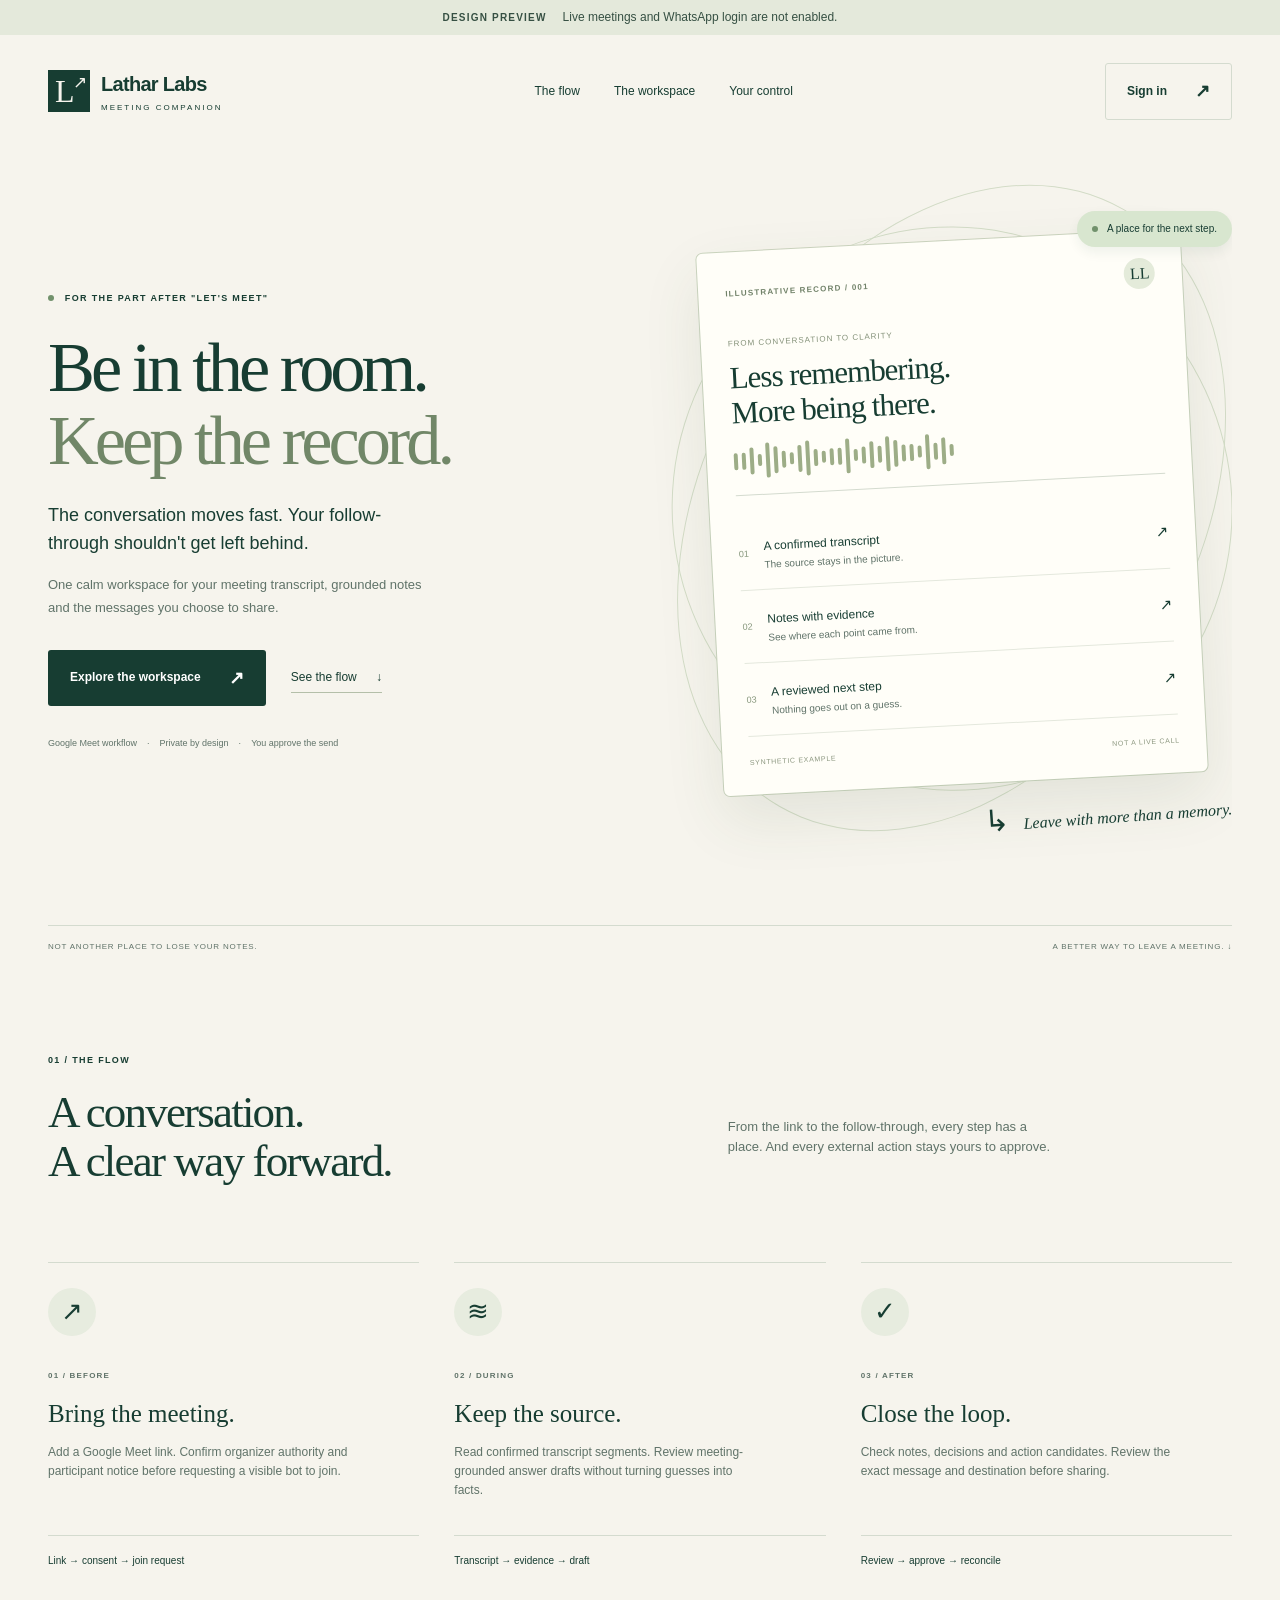
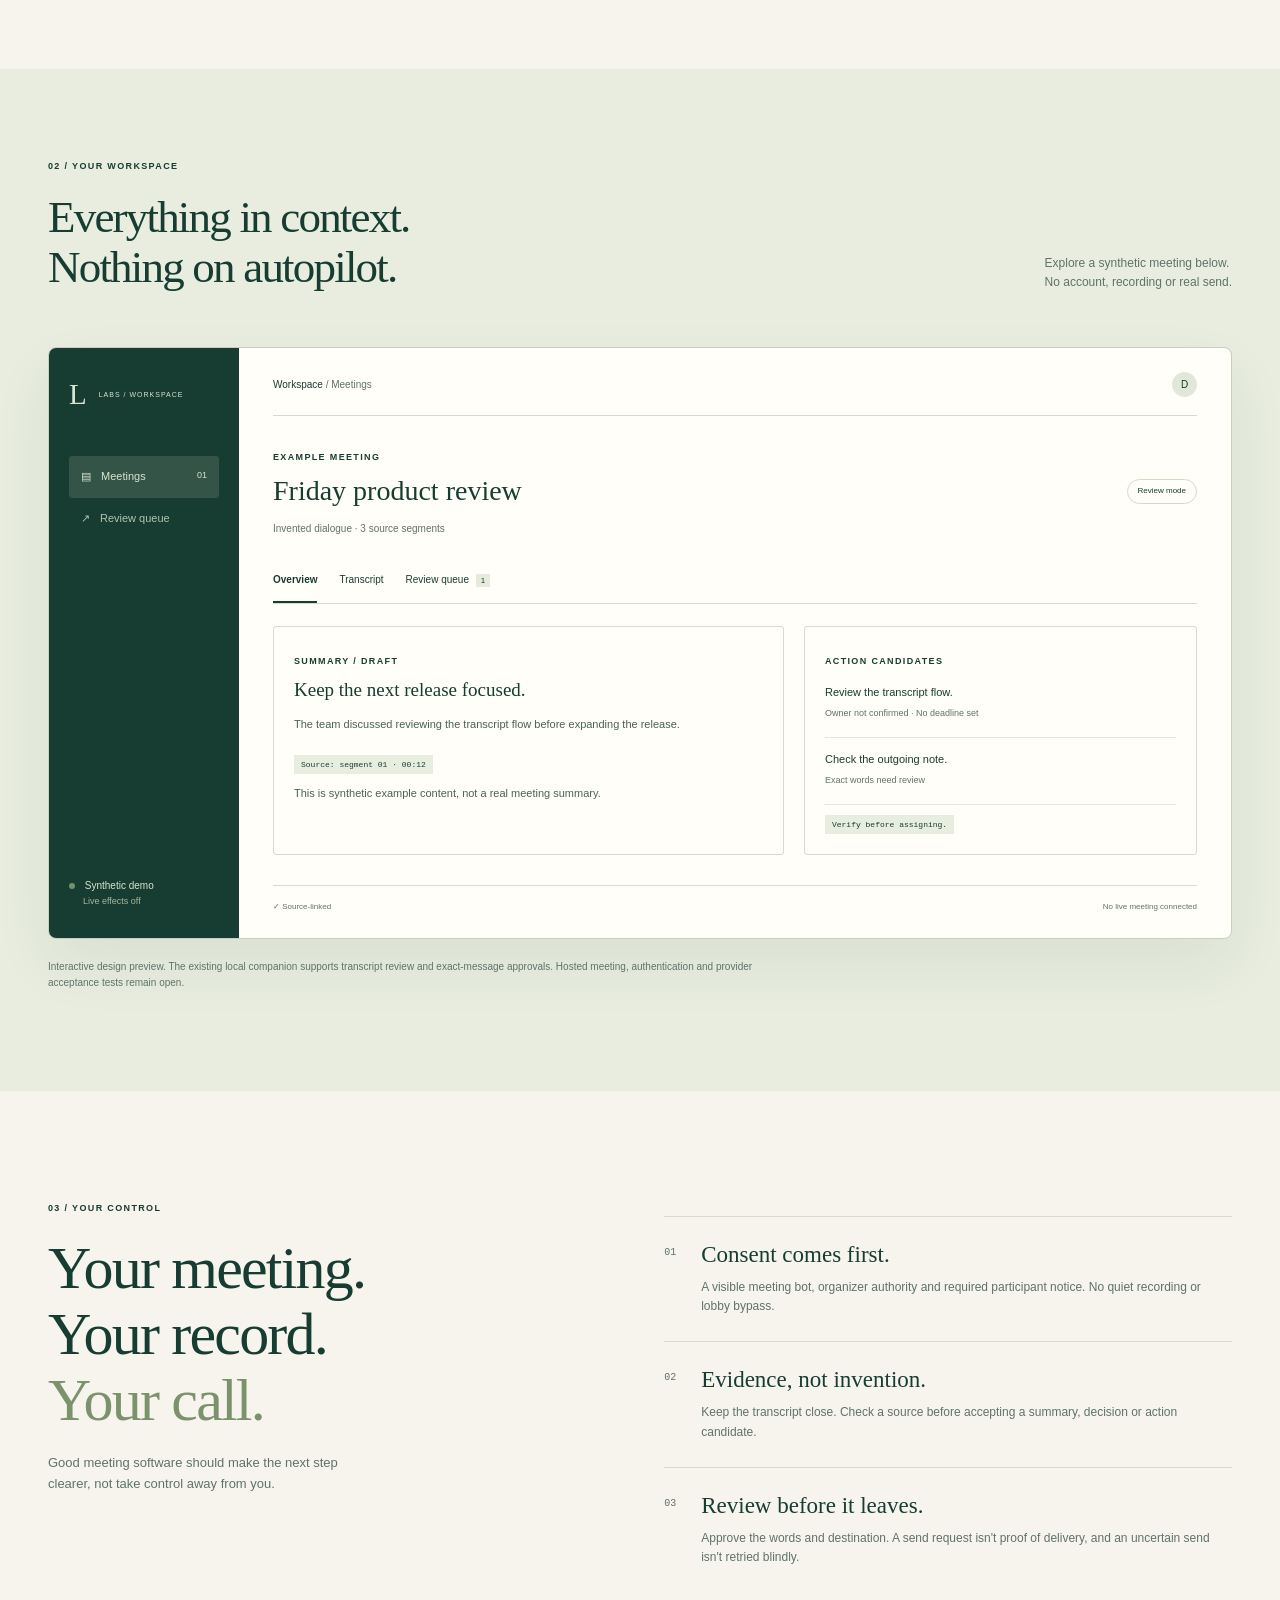
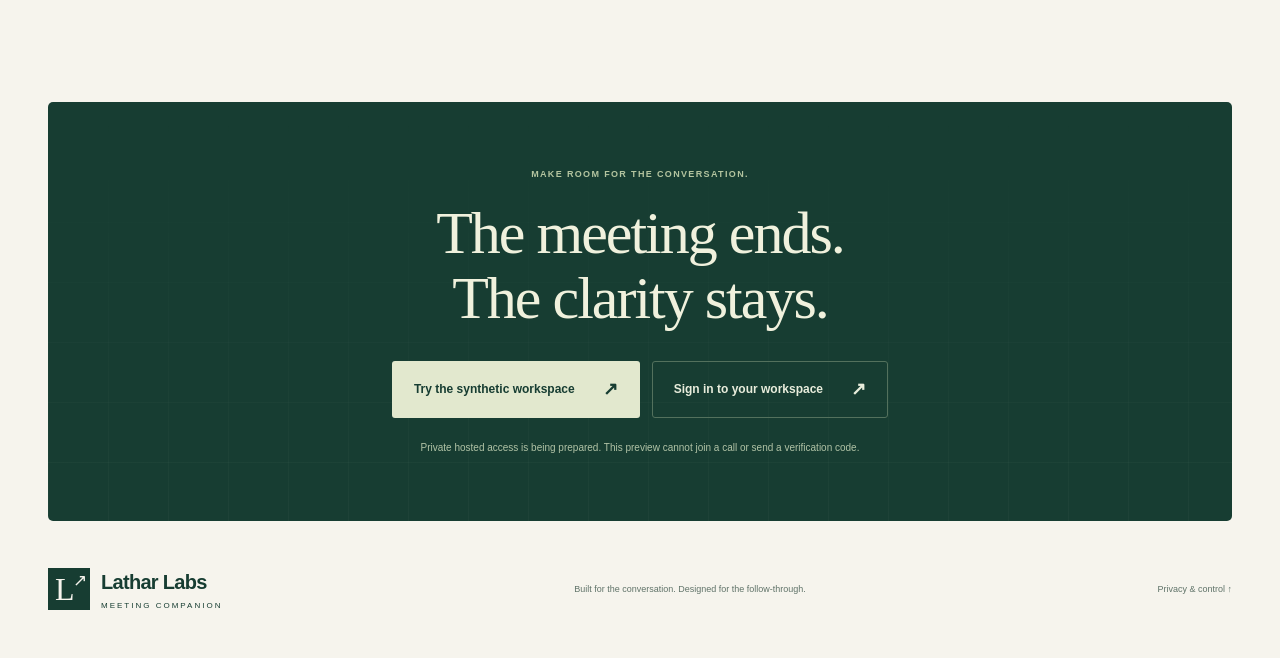
<file: labs_meet/public/index.html>
<!doctype html>
<html lang="en"><head><meta charset="utf-8"><meta name="viewport" content="width=device-width,initial-scale=1"><meta name="theme-color" content="#153b31"><title>Lathar Labs | Be in the room. Keep the record.</title><meta name="description" content="A private meeting workspace for transcripts, grounded notes and messages you review before they go out."><link rel="stylesheet" href="landing.css"></head><body>
<div class="preview-bar">DESIGN PREVIEW <span>Live meetings and WhatsApp login are not enabled.</span></div>
<header class="nav wrap"><a href="#" class="logo" aria-label="Lathar Labs home"><span class="logo-mark">L<span>↗</span></span><span>Lathar Labs<small>MEETING COMPANION</small></span></a><nav aria-label="Main navigation"><a href="#workflow">The flow</a><a href="#workspace">The workspace</a><a href="#privacy">Your control</a></nav><button class="button quiet" data-login>Sign in <span>↗</span></button></header>
<main>
<section class="hero wrap"><div class="hero-copy"><div class="eyebrow"><i></i> FOR THE PART AFTER "LET'S MEET"</div><h1>Be in the room.<br><span>Keep the record.</span></h1><p class="lead">The conversation moves fast. Your follow-through shouldn't get left behind.</p><p class="intro">One calm workspace for your meeting transcript, grounded notes and the messages you choose to share.</p><div class="hero-actions"><a class="button solid" href="#workspace">Explore the workspace <span>↗</span></a><a class="text-link" href="#workflow">See the flow <span>↓</span></a></div><div class="small-proof"><span>Google Meet workflow</span><b>·</b><span>Private by design</span><b>·</b><span>You approve the send</span></div></div>
<div class="hero-visual" aria-label="Illustrative meeting record"><div class="orbit orbit-one"></div><div class="orbit orbit-two"></div><div class="float-chip"><i></i> A place for the next step.</div><div class="record-card"><div class="record-top"><span class="mono">ILLUSTRATIVE RECORD / 001</span><span class="record-dot">LL</span></div><div class="record-kicker">FROM CONVERSATION TO CLARITY</div><h2>Less remembering.<br>More being there.</h2><div class="wave" aria-hidden="true"><i></i><i></i><i></i><i></i><i></i><i></i><i></i><i></i><i></i><i></i><i></i><i></i><i></i><i></i><i></i><i></i><i></i><i></i><i></i><i></i><i></i><i></i><i></i><i></i><i></i><i></i><i></i><i></i></div><div class="record-line"><span>01</span><div><b>A confirmed transcript</b><small>The source stays in the picture.</small></div><span>↗</span></div><div class="record-line"><span>02</span><div><b>Notes with evidence</b><small>See where each point came from.</small></div><span>↗</span></div><div class="record-line"><span>03</span><div><b>A reviewed next step</b><small>Nothing goes out on a guess.</small></div><span>↗</span></div><div class="record-foot">SYNTHETIC EXAMPLE <span>NOT A LIVE CALL</span></div></div><div class="float-caption"><span>↳</span> Leave with more than a memory.</div></div></section>
<div class="section-divider wrap"><span>NOT ANOTHER PLACE TO LOSE YOUR NOTES.</span><span>A BETTER WAY TO LEAVE A MEETING. ↓</span></div>
<section class="workflow wrap" id="workflow"><div class="section-heading reveal"><div class="eyebrow">01 / THE FLOW</div><h2>A conversation.<br>A clear way forward.</h2><p>From the link to the follow-through, every step has a place. And every external action stays yours to approve.</p></div><div class="steps"><article class="step reveal"><div class="step-icon">↗</div><span class="mono">01 / BEFORE</span><h3>Bring the meeting.</h3><p>Add a Google Meet link. Confirm organizer authority and participant notice before requesting a visible bot to join.</p><div class="step-detail">Link → consent → join request</div></article><article class="step reveal"><div class="step-icon">≋</div><span class="mono">02 / DURING</span><h3>Keep the source.</h3><p>Read confirmed transcript segments. Review meeting-grounded answer drafts without turning guesses into facts.</p><div class="step-detail">Transcript → evidence → draft</div></article><article class="step reveal"><div class="step-icon">✓</div><span class="mono">03 / AFTER</span><h3>Close the loop.</h3><p>Check notes, decisions and action candidates. Review the exact message and destination before sharing.</p><div class="step-detail">Review → approve → reconcile</div></article></div></section>
<section class="workspace-section" id="workspace"><div class="wrap"><div class="workspace-heading"><div><div class="eyebrow">02 / YOUR WORKSPACE</div><h2>Everything in context.<br>Nothing on autopilot.</h2></div><p>Explore a synthetic meeting below.<br>No account, recording or real send.</p></div><div class="app-shell"><aside class="app-sidebar"><div class="app-brand">L<span>LABS / WORKSPACE</span></div><div class="side-active">▤ <span>Meetings</span><b>01</b></div><div class="side-muted">↗ <span>Review queue</span></div><div class="side-bottom"><i></i> Synthetic demo<small>Live effects off</small></div></aside><div class="app-main"><div class="app-top"><span>Workspace <span class="muted">/ Meetings</span></span><span class="app-avatar">D</span></div><div class="meeting-title"><div><span class="mono">EXAMPLE MEETING</span><h3>Friday product review</h3><span class="muted">Invented dialogue · 3 source segments</span></div><span class="pill">Review mode</span></div><div class="app-tabs" role="tablist" aria-label="Meeting record"><button role="tab" aria-selected="true" data-view="notes">Overview</button><button role="tab" aria-selected="false" data-view="transcript">Transcript</button><button role="tab" aria-selected="false" data-view="queue">Review queue <span>1</span></button></div><div id="demo-content" aria-live="polite"></div><div class="app-bottom"><span>✓ Source-linked</span><span>No live meeting connected</span></div></div></div><p class="demo-caveat">Interactive design preview. The existing local companion supports transcript review and exact-message approvals. Hosted meeting, authentication and provider acceptance tests remain open.</p></div></section>
<section class="privacy wrap" id="privacy"><div class="privacy-copy reveal"><div class="eyebrow">03 / YOUR CONTROL</div><h2>Your meeting.<br>Your record.<br><em>Your call.</em></h2><p>Good meeting software should make the next step clearer, not take control away from you.</p></div><div class="principles"><article class="reveal"><span>01</span><div><h3>Consent comes first.</h3><p>A visible meeting bot, organizer authority and required participant notice. No quiet recording or lobby bypass.</p></div></article><article class="reveal"><span>02</span><div><h3>Evidence, not invention.</h3><p>Keep the transcript close. Check a source before accepting a summary, decision or action candidate.</p></div></article><article class="reveal"><span>03</span><div><h3>Review before it leaves.</h3><p>Approve the words and destination. A send request isn't proof of delivery, and an uncertain send isn't retried blindly.</p></div></article></div></section>
<section class="closing wrap"><div class="closing-grid" aria-hidden="true"></div><div class="eyebrow">MAKE ROOM FOR THE CONVERSATION.</div><h2>The meeting ends.<br>The clarity stays.</h2><div><a href="#workspace" class="button cream">Try the synthetic workspace <span>↗</span></a><button class="button transparent" data-login>Sign in to your workspace <span>↗</span></button></div><p>Private hosted access is being prepared. This preview cannot join a call or send a verification code.</p></section>
</main><footer class="wrap"><a class="logo" href="#"><span class="logo-mark">L<span>↗</span></span><span>Lathar Labs<small>MEETING COMPANION</small></span></a><span>Built for the conversation. Designed for the follow-through.</span><a href="#privacy">Privacy & control ↑</a></footer>
<dialog id="login"><button class="close" aria-label="Close sign in">×</button><span class="eyebrow">YOUR PRIVATE WORKSPACE</span><h2>Welcome back.</h2><p>Choose Google or your WhatsApp number.</p><button class="button google-preview" id="google-preview">Continue with Google <span>↗</span></button><p class="auth-method-note">Google One Tap setup pending. This preview does not connect to Google.</p><div class="or"><span>or use WhatsApp</span></div><label for="phone">WhatsApp number</label><input id="phone" type="tel" autocomplete="tel" placeholder="+91 98765 43210"><p class="auth-note">Authentication is not configured in this preview. No code will be sent and no phone number is stored.</p><button class="button solid" id="otp-explain">Continue with WhatsApp <span>↗</span></button><p id="auth-status" role="status"></p><a href="#workspace" class="text-link" id="try-demo">Explore the synthetic demo instead →</a></dialog>
<script src="landing.js"></script></body></html>
</file>
<file: labs_meet/public/landing.css>
:root{--paper:#f6f4ed;--ink:#173d32;--muted:#607369;--line:#d4dbcf;--mint:#d8e6cf;--lime:#d0e6a8;--panel:#fffef8}*{box-sizing:border-box}html{scroll-behavior:smooth;scroll-padding-top:24px}body{margin:0;background:var(--paper);color:var(--ink);font:15px/1.6 Arial,Helvetica,sans-serif}a{color:inherit;text-decoration:none}button,input{font:inherit}button,a,input{-webkit-tap-highlight-color:transparent}button{cursor:pointer}button:focus-visible,a:focus-visible,input:focus-visible{outline:3px solid #87ac61;outline-offset:5px}button{color:inherit}.wrap{width:min(1240px,calc(100% - 96px));margin:auto}.preview-bar{background:#e4e9db;color:#365043;text-align:center;font-size:10px;font-weight:700;letter-spacing:.12em;padding:8px 18px}.preview-bar span{margin-left:12px;font-weight:400;letter-spacing:0;font-size:12px}.nav{height:112px;display:flex;align-items:center;justify-content:space-between;gap:25px}.logo{display:flex;align-items:center;gap:11px;font-size:20px;letter-spacing:-.7px;font-weight:600}.logo small{display:block;font:8px/1.6 Arial,sans-serif;letter-spacing:2px;margin-top:2px}.logo-mark{width:42px;height:42px;background:var(--ink);color:var(--paper);font:32px/42px Georgia,serif;padding-left:7px;position:relative}.logo-mark span{position:absolute;font:17px Arial;right:4px;top:2px}.nav nav{display:flex;gap:34px;font-size:12px}.button{min-height:48px;padding:13px 21px;border:1px solid transparent;display:inline-flex;gap:28px;align-items:center;justify-content:space-between;font-size:12px;font-weight:600;border-radius:3px;transition:transform .2s,background .2s}.button:hover{transform:translateY(-2px)}.button span{font-size:18px}.quiet{background:none;border-color:var(--line)}.solid{background:var(--ink);color:white}.hero{padding:60px 0 90px;display:grid;grid-template-columns:1.05fr 1fr;gap:35px;align-items:center;min-height:680px}.eyebrow,.mono{font-size:9px;letter-spacing:.15em;font-weight:600}.eyebrow i,.float-chip i,.side-bottom i{display:inline-block;width:6px;height:6px;background:#71916c;border-radius:50%;margin-right:7px}.hero h1{font:clamp(50px,5.5vw,78px)/1.04 Georgia,serif;letter-spacing:-4px;margin:25px 0}.hero h1 span{color:#718768}.lead{font-size:18px;max-width:390px;line-height:1.55;margin:24px 0 15px}.intro{font-size:13px;color:var(--muted);max-width:390px;line-height:1.8}.hero-actions{display:flex;align-items:center;gap:25px;margin:30px 0}.text-link{font-size:12px;border-bottom:1px solid #b4bfa9;padding:5px 0;display:inline-block}.text-link span{margin-left:16px}.small-proof{display:flex;gap:10px;align-items:center;font-size:9px;color:var(--muted);flex-wrap:wrap}.small-proof b{font-weight:400}.hero-visual{position:relative;min-width:0;padding:34px 38px 50px}.orbit{position:absolute;border:1px solid #d3dcc7;border-radius:50%;width:100%;height:90%;top:3%;left:0;transform:rotate(-22deg)}.orbit-two{width:88%;height:110%;left:6%;top:-7%;transform:rotate(30deg)}.record-card{position:relative;background:var(--panel);box-shadow:0 25px 60px #3b56351a,0 0 0 1px #ccd5c0;padding:27px;transform:rotate(-3deg);border-radius:6px;animation:card-in 1.1s ease-out}.record-top{display:flex;justify-content:space-between;align-items:center;margin-bottom:28px}.record-top .mono{font-size:8px;color:#718269}.record-dot{font:16px Georgia;background:#e4ebda;width:31px;height:31px;border-radius:50%;display:grid;place-items:center}.record-kicker{font-size:8px;letter-spacing:.12em;color:#849179}.record-card h2{font:31px/1.12 Georgia;letter-spacing:-1px;margin:10px 0 17px}.wave{height:49px;display:flex;gap:4px;align-items:center;margin:14px 0 22px;border-bottom:1px solid var(--line);padding-bottom:20px}.wave i{height:17px;width:4px;border-radius:5px;background:#9dad87;animation:pulse 2s ease-in-out infinite alternate}.wave i:nth-child(3n){height:27px;animation-delay:.5s}.wave i:nth-child(4n){height:12px;animation-delay:.8s}.wave i:nth-child(5n){height:35px;animation-delay:1.1s}.record-line{display:flex;align-items:center;gap:15px;padding:16px 0;border-bottom:1px solid #e4e8dd}.record-line>span:first-child{font-size:9px;color:#87977d}.record-line>span:last-child{margin-left:auto}.record-line b{font-size:12px;font-weight:500}.record-line small{display:block;font-size:10px;color:var(--muted)}.record-foot{display:flex;justify-content:space-between;font-size:7px;letter-spacing:.1em;color:#8b967f;margin-top:20px}.float-chip{position:absolute;right:0;top:4px;z-index:1;background:var(--mint);padding:10px 15px;border-radius:30px;font-size:10px;box-shadow:0 6px 12px #173d3210}.float-caption{position:absolute;right:0;bottom:5px;font:italic 16px Georgia;transform:rotate(-4deg)}.float-caption span{font-style:normal;margin-right:10px;font-size:30px}.section-divider{border-top:1px solid var(--line);display:flex;justify-content:space-between;font-size:8px;letter-spacing:.1em;padding-top:15px;color:var(--muted)}.workflow{padding:100px 0}.section-heading{display:grid;grid-template-columns:1.15fr 1fr;column-gap:100px}.section-heading .eyebrow{grid-column:1/-1}.section-heading h2,.workspace-heading h2,.privacy h2{font:45px/1.1 Georgia;letter-spacing:-1.8px;margin:20px 0}.section-heading p{align-self:center;max-width:330px;font-size:13px;color:var(--muted)}.steps{display:grid;grid-template-columns:repeat(3,1fr);gap:35px;margin-top:55px}.step{border-top:1px solid var(--line);padding-top:25px}.step-icon{font:26px Georgia;margin-bottom:25px;background:#e7ecdf;border-radius:50%;width:48px;height:48px;display:grid;place-items:center}.step .mono{color:var(--muted);font-size:8px}.step h3{font:25px Georgia;margin:15px 0}.step p{font-size:12px;color:var(--muted);max-width:310px;min-height:80px}.step-detail{font-size:10px;padding-top:17px;border-top:1px solid var(--line)}.workspace-section{background:#e8eddf;padding:90px 0}.workspace-heading{display:flex;align-items:end;justify-content:space-between;gap:30px;margin-bottom:35px}.workspace-heading p{font-size:12px;color:var(--muted);padding-bottom:8px}.app-shell{display:grid;grid-template-columns:190px 1fr;min-height:500px;border:1px solid #c6d1bb;border-radius:8px;overflow:hidden;box-shadow:0 25px 60px #30452c12;background:var(--panel)}.app-sidebar{background:var(--ink);color:#d8e4ce;padding:30px 20px;display:flex;flex-direction:column;font-size:11px}.app-brand{font:29px Georgia;display:flex;align-items:center;gap:12px;margin-bottom:45px}.app-brand span{font:7px Arial;letter-spacing:1px}.side-active,.side-muted{display:flex;gap:10px;padding:12px;border-radius:3px}.side-active{background:#345447}.side-active b{margin-left:auto;font-size:9px;font-weight:400}.side-muted{color:#b1c2ae}.side-bottom{margin-top:auto;font-size:10px}.side-bottom small{display:block;padding-left:14px;font-size:9px;color:#a5b69d}.app-main{padding:24px 34px;min-width:0}.app-top{display:flex;justify-content:space-between;align-items:center;font-size:10px;border-bottom:1px solid var(--line);padding-bottom:18px}.app-avatar{background:#e2e8d9;border-radius:50%;width:25px;height:25px;display:grid;place-items:center}.muted{color:var(--muted)}.meeting-title{display:flex;justify-content:space-between;align-items:center;margin:27px 0 20px;gap:10px}.meeting-title h3{font:28px Georgia;margin:8px 0}.meeting-title .muted{font-size:10px}.pill{border:1px solid #d3ddc5;border-radius:30px;padding:5px 10px;font-size:8px;white-space:nowrap}.app-tabs{display:flex;gap:22px;border-bottom:1px solid var(--line);margin-bottom:22px}.app-tabs button{background:none;border:0;border-bottom:2px solid transparent;padding:10px 0;font-size:10px;min-height:44px}.app-tabs button[aria-selected=true]{border-color:var(--ink);font-weight:600}.app-tabs button span{background:#e7ebde;font-size:8px;padding:2px 5px;margin-left:4px}.note-grid{display:grid;grid-template-columns:1.3fr 1fr;gap:20px}.note-block{border:1px solid var(--line);padding:20px;border-radius:3px}.note-block h4{font:19px Georgia;margin:8px 0 15px}.note-block p{font-size:11px;color:#4b6154}.source{font:8px monospace;background:#e8eedf;padding:5px 7px;display:inline-block;margin-top:10px}.mini-task{font-size:11px;padding:13px 0;border-bottom:1px solid #e3e8da}.mini-task:last-child{border:0}.mini-task small{display:block;font-size:9px;color:var(--muted);margin:4px 0}.app-bottom{display:flex;justify-content:space-between;font-size:8px;color:var(--muted);margin-top:30px;border-top:1px solid var(--line);padding-top:15px}.transcript-item{display:grid;grid-template-columns:40px 1fr;gap:10px;border-bottom:1px solid var(--line);padding:15px 0;font-size:11px}.transcript-item p{margin:3px 0}.transcript-item time{font:9px monospace;color:var(--muted)}.queue-body{font-size:12px;border:1px solid var(--line);padding:20px}.queue-body blockquote{margin:16px 0;background:#eef1e7;padding:18px;font-size:12px}.queue-body small{color:var(--muted)}.queue-body button{margin-top:16px;font-size:10px}.demo-caveat{max-width:740px;font-size:10px;color:var(--muted);margin-top:20px}.privacy{padding:110px 0;display:grid;grid-template-columns:1fr 1.1fr;gap:100px}.privacy h2{font-size:60px}.privacy h2 em{color:#7c926c;font-style:normal}.privacy-copy>p{font-size:13px;color:var(--muted);max-width:300px}.principles{padding-top:15px}.principles article{border-top:1px solid var(--line);padding:25px 0;display:flex;gap:25px}.principles article>span{font:10px monospace;color:var(--muted);padding-top:5px}.principles h3{font:23px Georgia;margin:0 0 10px}.principles p{font-size:12px;color:var(--muted);margin:0}.closing{background:var(--ink);color:#f0f1dd;text-align:center;padding:65px 40px;position:relative;overflow:hidden;border-radius:5px}.closing-grid{position:absolute;inset:0;background-image:linear-gradient(#e1e8d209 1px,transparent 1px),linear-gradient(90deg,#e1e8d209 1px,transparent 1px);background-size:60px 60px;mask-image:linear-gradient(transparent,#000)}.closing>*:not(.closing-grid){position:relative}.closing .eyebrow{color:#b4c5a0}.closing h2{font:60px/1.08 Georgia;letter-spacing:-2px;margin:20px 0 30px}.closing>div:not(.closing-grid){display:flex;justify-content:center;gap:12px;flex-wrap:wrap}.cream{background:#e2e8ce;color:var(--ink)}.transparent{background:none;border-color:#53715d;color:#e8eddc}.closing p{font-size:10px;color:#b1c3a6;max-width:500px;margin:22px auto 0}footer{display:flex;align-items:center;justify-content:space-between;gap:25px;padding:45px 0}footer>span,footer>a:last-child{font-size:9px;color:var(--muted)}dialog{background:var(--paper);color:var(--ink);width:440px;max-width:calc(100% - 32px);padding:40px;border:1px solid var(--line);border-radius:10px;box-shadow:0 30px 100px #0003}dialog::backdrop{background:#102d26aa;backdrop-filter:blur(6px)}dialog h2{font:38px Georgia;margin:20px 0 10px}dialog p{font-size:13px;color:var(--muted)}dialog label{display:block;font-size:12px;margin-top:25px}dialog input{width:100%;padding:12px;border:1px solid #b9c8b0;border-radius:3px;background:white;margin:8px 0 0}dialog .button{width:100%;margin:12px 0}.auth-note{font-size:11px!important}.close{position:absolute;right:18px;top:10px;background:none;border:0;font-size:26px;min-width:44px;min-height:44px}#auth-status{color:#73502c}#try-demo{font-size:11px}.reveal{opacity:1;transform:none}.js-motion .reveal{opacity:0;transform:translateY(18px);transition:opacity .7s,transform .7s}.js-motion .reveal.visible{opacity:1;transform:none}@keyframes card-in{from{opacity:0;transform:translateY(20px) rotate(0)}to{opacity:1;transform:translateY(0) rotate(-3deg)}}@keyframes pulse{to{transform:scaleY(.65);opacity:.6}}@media(max-width:1000px){.wrap{width:calc(100% - 56px)}.hero{gap:15px;padding-top:35px}.hero h1{font-size:58px;letter-spacing:-3px}.hero-visual{padding:25px 18px 40px}.record-card{padding:22px}.small-proof{font-size:8px}.nav nav{gap:20px}.section-heading{column-gap:50px}.app-shell{grid-template-columns:150px 1fr}.app-sidebar{padding:25px 14px}.app-main{padding:22px}.privacy{gap:50px}.hero-actions{gap:15px}.hero-actions .button{padding:12px;gap:12px}}@media(max-width:700px){.wrap{width:calc(100% - 40px)}.preview-bar{font-size:8px}.preview-bar span{font-size:9px;margin-left:5px}.nav{height:90px}.nav nav{display:none}.logo{font-size:17px}.logo-mark{width:35px;height:35px;font-size:28px;line-height:35px}.logo small{font-size:7px;letter-spacing:1.5px}.nav .button{min-height:44px;padding:8px 13px;font-size:10px;gap:13px}.hero{display:block;padding:30px 0 50px}.hero h1{font-size:54px;letter-spacing:-2.7px;margin:24px 0}.lead{font-size:17px}.intro{font-size:13px}.hero-actions{gap:23px;flex-wrap:wrap}.hero-actions .button{padding:14px 18px}.small-proof{font-size:9px;gap:7px}.hero-visual{margin:50px auto 0;padding:20px 18px 50px;max-width:430px}.record-card{padding:24px}.record-card h2{font-size:32px}.record-top{margin-bottom:25px}.float-caption{font-size:14px;right:5px}.float-chip{font-size:9px;right:0}.section-divider{font-size:7px;gap:20px}.section-divider span:last-child{text-align:right}.workflow{padding:65px 0}.section-heading{display:block}.section-heading h2,.workspace-heading h2{font-size:37px;letter-spacing:-1.2px}.section-heading p{max-width:none}.steps{display:block;margin-top:35px}.step{padding:25px 0 10px}.step-icon{float:right;margin:0;width:40px;height:40px}.step p{min-height:0;max-width:none;font-size:13px;margin-bottom:20px}.step h3{font-size:27px}.step-detail{font-size:11px}.workspace-section{padding:60px 0}.workspace-heading{display:block}.workspace-heading p{font-size:12px}.app-shell{display:block}.app-sidebar{padding:14px 18px;display:flex;flex-direction:row;justify-content:space-between;align-items:center}.app-brand{margin:0;font-size:25px;gap:12px}.side-active,.side-muted{display:none}.side-bottom{margin:0;font-size:8px}.side-bottom small{display:none}.app-main{padding:18px 15px}.meeting-title h3{font-size:24px}.meeting-title{align-items:flex-start}.meeting-title .mono{font-size:8px}.meeting-title .muted{font-size:9px}.pill{font-size:7px;padding:5px 7px}.note-grid{display:block}.note-block{padding:16px;margin-bottom:12px}.note-block p{font-size:12px}.app-tabs{gap:20px}.app-tabs button{font-size:10px}.demo-caveat{font-size:10px}.privacy{display:block;padding:70px 0}.privacy h2{font-size:49px}.privacy-copy>p{max-width:none}.principles{padding-top:20px}.principles p{font-size:13px}.closing{padding:45px 22px}.closing h2{font-size:43px;letter-spacing:-1.5px}.closing .button{font-size:11px;gap:20px;width:100%;justify-content:space-between}.closing p{font-size:10px}.closing .eyebrow{font-size:8px}footer{flex-wrap:wrap;padding:35px 0;gap:20px}footer>span{order:3;width:100%;font-size:10px}dialog{padding:32px 24px}.privacy h2{margin-top:15px}}@media(prefers-reduced-motion:reduce){html{scroll-behavior:auto}*,*:before,*:after{animation:none!important;transition:none!important}.js-motion .reveal{opacity:1;transform:none}}@media(max-width:350px){.hero h1{font-size:46px}.small-proof{font-size:8px}.hero-actions{gap:15px}.record-card{padding:18px}.record-card h2{font-size:28px}.app-tabs{gap:15px}.app-tabs button{font-size:9px}.meeting-title{display:block}.meeting-title .pill{display:inline-block;margin-top:10px}}

@media(max-width:700px){.hero-visual{overflow:clip;overflow-clip-margin:0;border-radius:5px}}

.hero{overflow:clip}

.google-preview{background:#fffef8;border-color:#bbc9b1;justify-content:center!important;gap:15px!important;margin-bottom:0!important}.auth-method-note{font-size:10px!important;margin-top:6px!important}.or{border-top:1px solid var(--line);text-align:center;margin:28px 0 16px;height:0}.or span{position:relative;top:-12px;background:var(--paper);padding:0 12px;font-size:10px;color:var(--muted)}
</file>
